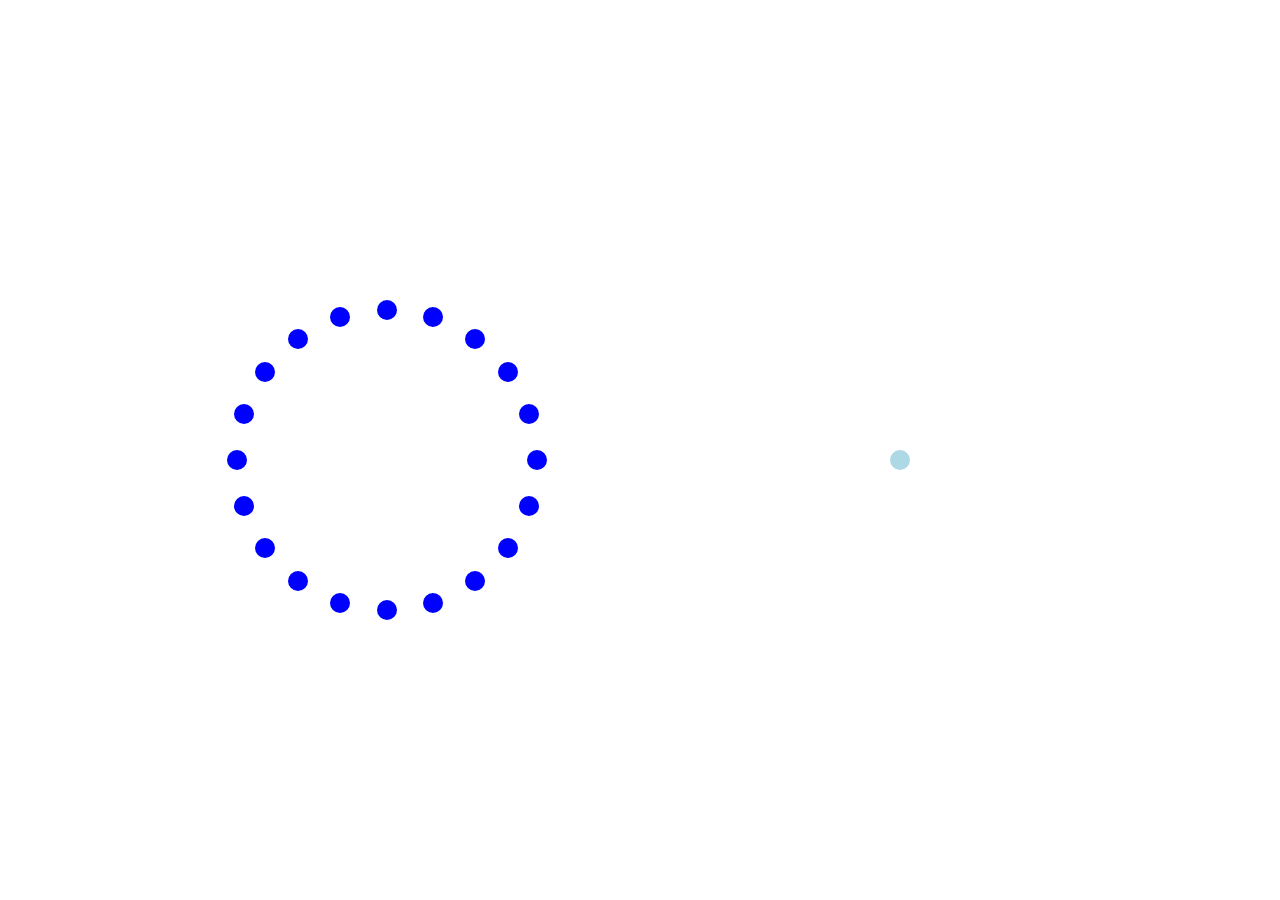
<file: exclusion/index.html>
<!DOCTYPE html>
<html lang="en">
<head>
  <meta charset="UTF-8">
  <meta name="viewport" content="width=device-width, initial-scale=1.0">
  <style>
    body {
      margin: 0;
      display: flex;
      justify-content: center;
      align-items: center;
      height: 100vh;
    }

    .blue-dot {
      position: absolute;
      background-color: blue;
      width: 20px; /* Adjust the size of each dot */
      height: 20px;
      border-radius: 50%;
    }

    .light-blue-dot {
      position: absolute;
      background-color: lightblue;
      width: 20px; /* Adjust the size of the dot */
      height: 20px;
      border-radius: 50%;
    }
  </style>
</head>
<body>

  <script>
    // Number of blue dots
    var numDots = 20;

    // Radius of the circular arrangement
    var radius = 150;

    // Shift amount to the left
    var shiftLeft = 50;

    for (var i = 0; i < numDots; i++) {
      // Calculate the angle for each dot
      var angle = (i / numDots) * (2 * Math.PI);

      // Calculate the position of each dot with a leftward shift
      var x = Math.cos(angle) * radius + window.innerWidth / 3 - shiftLeft;
      var y = Math.sin(angle) * radius + window.innerHeight / 2;

      // Create a new dot element
      var dot = document.createElement("div");
      dot.className = "blue-dot";
      dot.style.left = x + "px";
      dot.style.top = y + "px";

      // Append the dot to the body
      document.body.appendChild(dot);
    }

    // Create a light blue dot slightly outside of the circle with a leftward shift
    var lightBlueDot = document.createElement("div");
    lightBlueDot.className = "light-blue-dot";
    lightBlueDot.style.left = window.innerWidth / 2 + radius + 150 - shiftLeft + "px"; // Adjust the position
    lightBlueDot.style.top = window.innerHeight / 2 + "px";
    
    // Append the light blue dot to the body
    document.body.appendChild(lightBlueDot);
  </script>

</body>
</html>
</file>
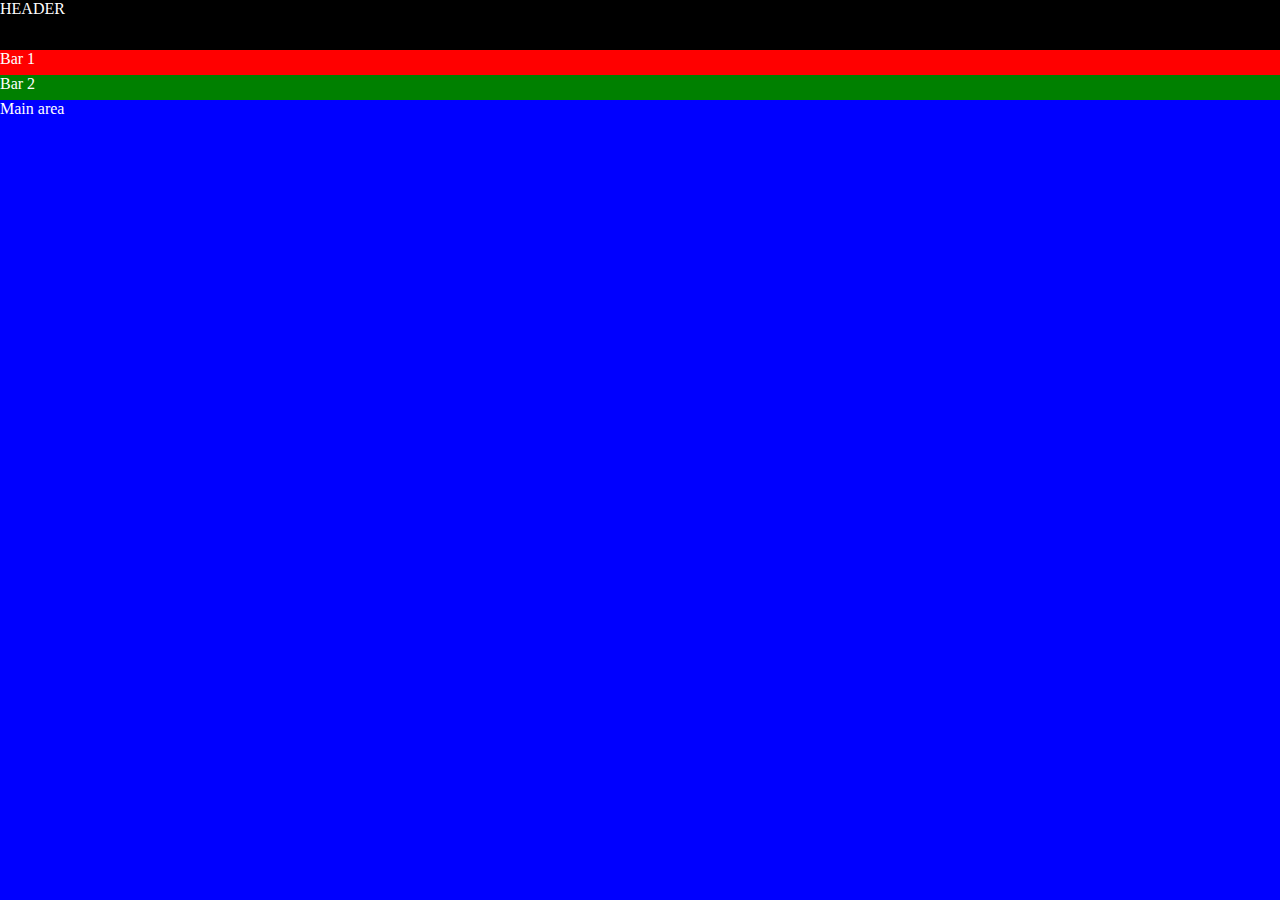
<file: photo-gallery/index.html>
<!DOCTYPE html>
<html lang="en">
<head>
    <meta charset="UTF-8">
    <meta name="viewport" content="width=device-width, initial-scale=1.0">
    <link rel="stylesheet" href="style.css">
    <title>Photo Gallery</title>
</head>
<body>
    <div id="fixed-header">
        <div id="header">Header</div>
        <div id="bar1">Bar 1</div>
        <div id="bar2">Bar 2</div>
    </div>
    <div id="content">
            Main area
    </div>



    <!-- <h1>Asian American Photo Archives</h1>
    <p>AAS(F2)</p>
    <a href="https://forms.gle/KxkbTAUr3kcxiKdv8" target="_blank">send in your photo to be added to the archive</a>

    <div class="card_img" src="//picsum.photos/id/573/400" alt=""Waterfall></div>
    <div class="card"></div>

    <div class = "container">
        <div class = "side">
          side<br>
          side<br>
          side
        </div>
        <div class ="content">
          content<br>
          content<br>
          content
        </div>
      </div> -->

</body>
</html>
</file>
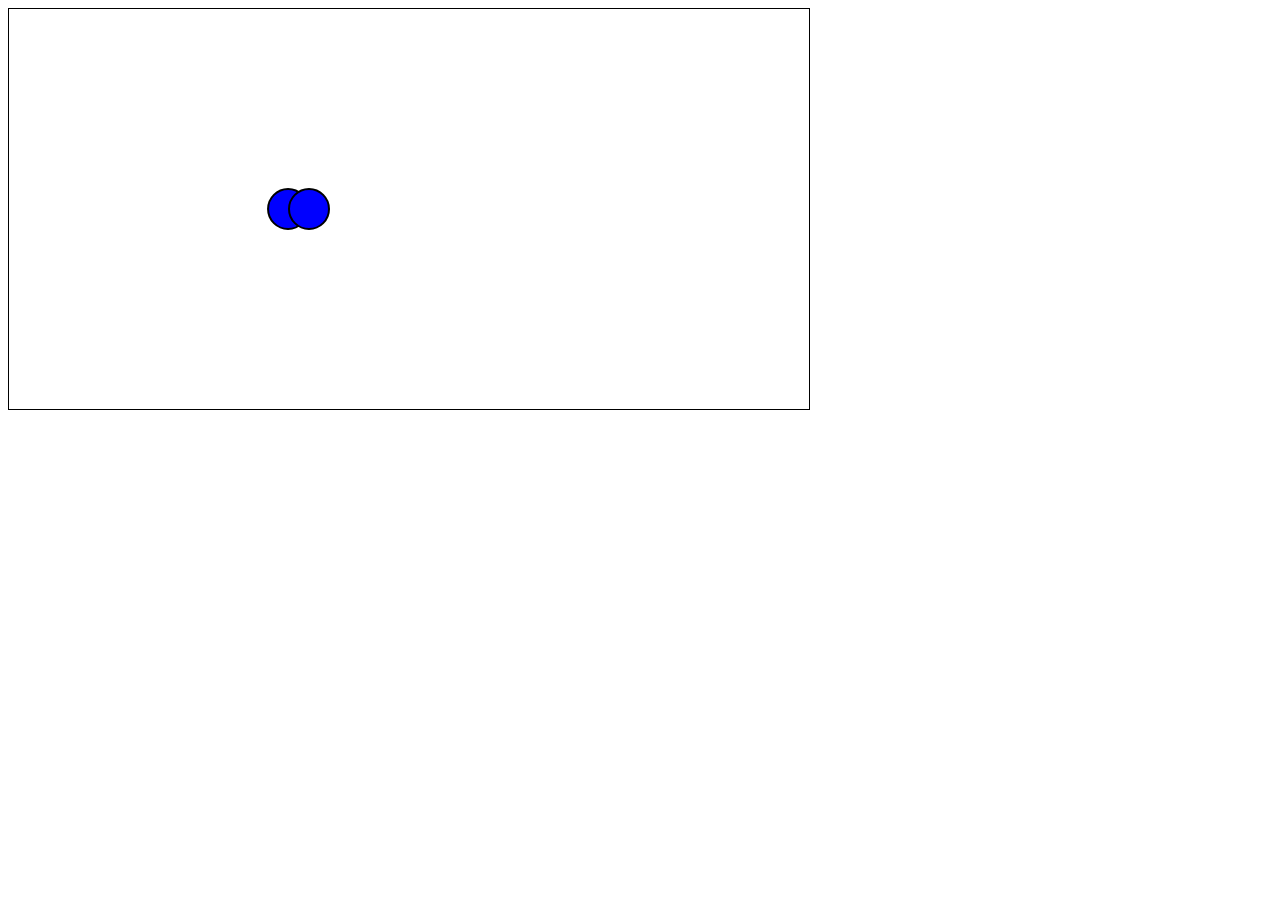
<file: spring/index.html>
<!DOCTYPE html>
<html lang="en">
<head>
  <meta charset="UTF-8">
  <meta name="viewport" content="width=device-width, initial-scale=1.0">
  <style>
    canvas {
      border: 1px solid #000;
    }
  </style>
  <title>Spring Animation</title>
</head>
<body>
  <canvas id="springCanvas" width="800" height="400"></canvas>

  <script>
    const canvas = document.getElementById('springCanvas');
    const ctx = canvas.getContext('2d');

    const dot1 = { x: 100, y: 200, radius: 20, color: 'blue' };
    const dot2 = { x: 300, y: 200, radius: 20, color: 'blue' };
    let isDragging = false;

    canvas.addEventListener('mousedown', (e) => {
      const mouseX = e.clientX - canvas.getBoundingClientRect().left;
      const mouseY = e.clientY - canvas.getBoundingClientRect().top;

      // Check if the mouse is over dot1
      const distance = Math.sqrt((mouseX - dot1.x) ** 2 + (mouseY - dot1.y) ** 2);
      if (distance <= dot1.radius) {
        isDragging = true;
      }
    });

    canvas.addEventListener('mousemove', (e) => {
      if (isDragging) {
        dot1.x = e.clientX - canvas.getBoundingClientRect().left;
        dot1.y = e.clientY - canvas.getBoundingClientRect().top;
        draw();
      }
    });

    canvas.addEventListener('mouseup', () => {
      isDragging = false;
    });

    function draw() {
      ctx.clearRect(0, 0, canvas.width, canvas.height);

      // Draw the spring
      ctx.beginPath();
      ctx.moveTo(dot1.x, dot1.y);
      ctx.lineTo(dot2.x, dot2.y);
      ctx.strokeStyle = 'black';
      ctx.lineWidth = 2;
      ctx.stroke();

      // Draw the dots
      drawDot(dot1);
      drawDot(dot2);
    }

    function drawDot(dot) {
      ctx.beginPath();
      ctx.arc(dot.x, dot.y, dot.radius, 0, 2 * Math.PI);
      ctx.fillStyle = dot.color;
      ctx.fill();
      ctx.strokeStyle = 'black';
      ctx.lineWidth = 2;
      ctx.stroke();
    }

    function update() {
      // Simple spring physics
      const springStrength = 0.05;
      const dx = dot2.x - dot1.x;
      const dy = dot2.y - dot1.y;

      dot1.x += dx * springStrength;
      dot1.y += dy * springStrength;

      draw();

      requestAnimationFrame(update);
    }

    // Initial draw and start animation loop
    draw();
    update();
  </script>
</body>
</html>
</file>
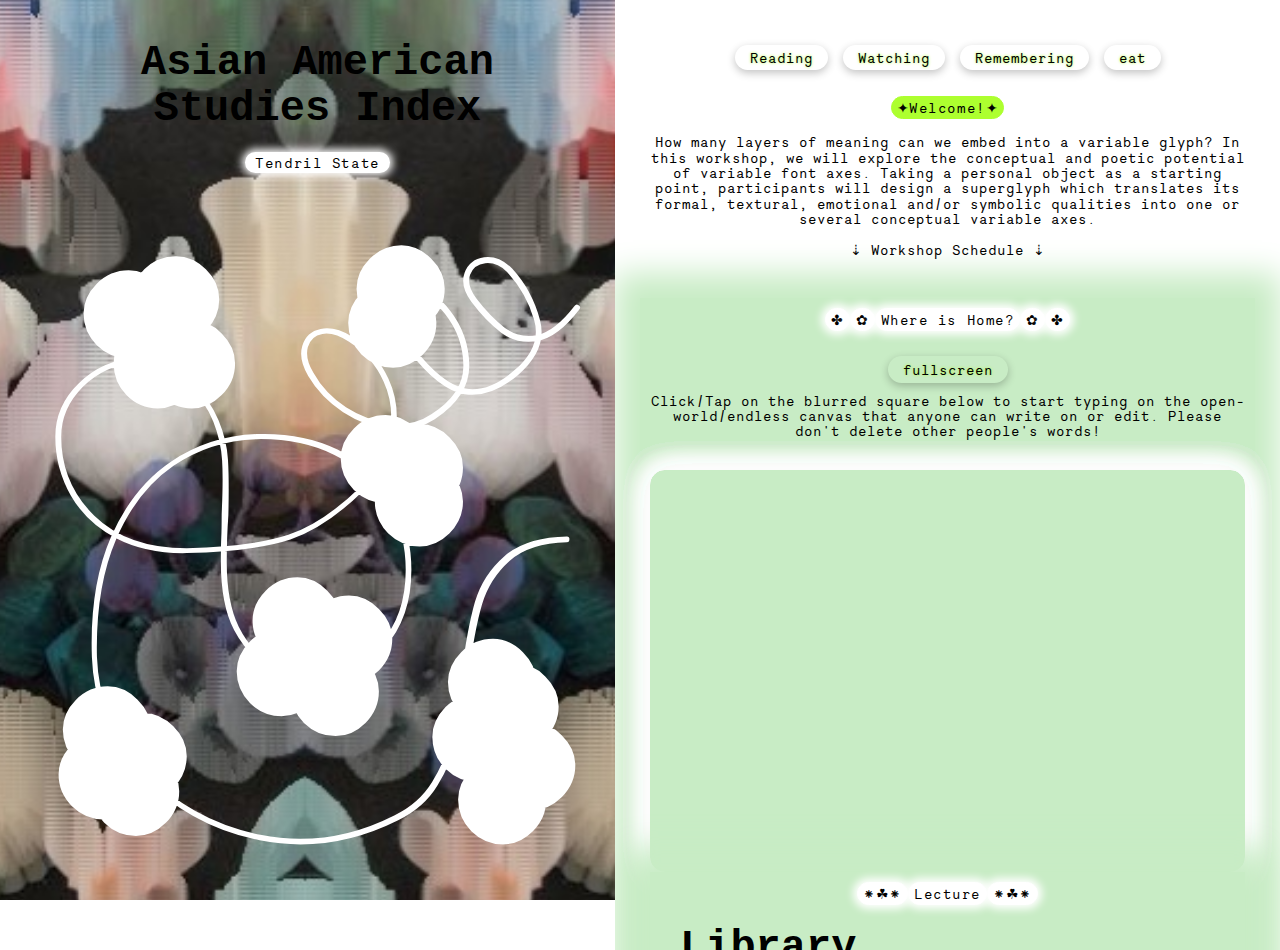
<file: superglyph-workshop/index.html>
<!DOCTYPE html>
<html >
<head>
    <meta charset="UTF-8"> 
    <link rel="stylesheet" href="style.css">
    <meta name="viewport" content="width=device-width, initial-scale=1">
    <link rel="icon" type="image/x-icon" href="images/favicon-removebg-preview (1).png">
    <title>AAS(F2)</title>

<body>


    <div class="big">
        <div class="left">

<!-- LEFT----------------------------------------------------------------->

                <div class="cover">
                <center>
                <div class="g"> 
                    <div class="logo">
                        <h1>Asian American Studies Index</h1>
                    </div>
                <button>Tendril State</button>

                    <div id="font" > <span class="glyph">I</span> </div>

                    <div class="range">
                        <button>Strength</button>
                        <input type ="range" min="100", max="900" value="100" id="weight-slider">
                        <button>Fragility</button>
                    </div>
                </div>
                </center>

                </div> 



            <!-- PARTICIPANTS --------------------------------------------------------->

            <div class="row zero">
                <div class="textbox">
                    <br>
                    <center><button>✦ Participants ✦</button></center>
                    <br>
                    <div class="column">
                    <a href="#Arina Sin">Arina Sin</a> <br>
                    <a href="#Benedikt Stranak">Benedikt Stranak</a> <br>
                    <a href="#christine claussen">christine claussen</a> <br>
                    <a href="#Daniel Rocha">Daniel Rocha</a> <br>
                    <a href="#Ekaterina Kirichuk">Ekaterina Kirichuk</a> <br>
                    <a href="#Emi Takahashi">Emi Takahashi</a> <br>
                    <a href="#karolina krupickova">karolina krupickova</a> <br>
                    <a href="#Kevin Ma">Kevin Ma</a> <br>
                    <a href="#Kimberly Chuang">Kimberly Chuang</a> <br>

                    </div>
                
                    <div class="column2">
                    <a href="#Liam Trumble">Liam Trumble</a> <br>
                    <a href="#Martin Sigler">Martin Sigler</a> <br>
                    <a href="#Melissa Frost">Melissa Frost</a> <br>
                    <a href="#Nina Blažková / Robin ">Nina Blažková / Robin </a><br>
                    <a href="#Omar Careaga">Omar Careaga</a> <br>
                    <a href="#Reed Jones">Reed Jones</a> <br>
                    <a href="#Ruth Ganzhorn">Ruth Ganzhorn</a> <br>
                    <a href="#weronika wrzesinska">weronika wrzesinska</a> <br>
                    <a href="#Xuejie Zhou ">Xuejie Zhou </a><br>
                    <br>

                </div>
                    
                    </ol>

                </div>
            </div> 

<!-- PARTICIPANT 1 ---------------------------------------------------------------------->

            <!-- Text ---------------->
            <div class="row one" id= "Arina Sin">
                <div class="textbox">
                    <div class="column">
                    ⇣ Arina Sin
                    <br>
                    <br>
                    </div>
                
                    <div class="column2">
                    <button>Smooth</button>----Lobulation----<button>Lobulated</button> <br>
                    <button>Localized</button>----Growth----<button>Spread Out</button>
                    </div> 
                </div>
            </div> 

            <!-- Image ------------->

            <div class="participant" >
                <div class="box">
                    <div class="img1"></div>
                    <div class="gif1"></div>  
                </div>
            </div>



<!-- PARTICIPANT 2 ----------------------------------------------------------------->

            <!-- Text ---------------->

            <div class="row two" id="Benedikt Stranak">
                <div class="textbox">
                    <div class="column">
                    ⇣ Benedikt Stranak
                    <br>
                    <br>
                    </div>
                
                    <div class="column2">
                    <button>Still</button>--------Current--------<button>Running</button>
                    </div> 
                </div>
            </div> 

            <!-- Image ------------->

            <div class="participant" >
                <div class="box">
                    <div class="img2"></div>
                    <div class="gif2"></div>  
                </div>
            </div>





<!-- PARTICIPANT 3 ----------------------------------------------------------------->

            <!-- Text ---------------->

            <div class="row three" id="christine claussen">
                <div class="textbox">
                    <div class="column">
                    ⇣ christine claussen
                    <br>
                    <br>
                    </div>
                
                    <div class="column2">
                    <button>Rigid</button>--------Spoonful--------<button>Soft</button>
                    </div> 
                </div>
            </div> 

            <!-- Image ------------->

            <div class="participant" >
                <div class="box">
                    <div class="img3"></div>
                    <div class="gif3"></div>  
                </div>
            </div>




<!-- PARTICIPANT 4 ----------------------------------------------------------------->

            <!-- Text ---------------->

            <div class="row four" id="Daniel Rocha">
                <div class="textbox">
                    <div class="column">
                    ⇣ Daniel Rocha
                    <br>
                    <br>
                    </div>
                
                    <div class="column2">
                    <button>Focused</button>-------Attention-------<button>Distracted</button>
                    </div> 
                </div>
            </div> 

            <!-- Image ------------->

            <div class="participant" >
                <div class="box">
                    <div class="img4"></div>
                    <div class="gif4"></div>  
                </div>
            </div>




<!-- PARTICIPANT 6 ----------------------------------------------------------------->

            <!-- Text ---------------->

            <div class="row six" id="Ekaterina Kirichuk">
                <div class="textbox">
                    <div class="column">
                    ⇣ Ekaterina Kirichuk
                    <br>
                    <br>
                    </div>
                
                    <div class="column2">
                    <button>Left Alone</button>---Amount of Care---<button>Taken Care Of</button>
                    </div> 
                </div>
            </div> 

            <!-- Image ------------->

            <div class="participant" >
                <div class="box">
                    <div class="img6"></div>
                    <div class="gif6"></div>  
                </div>
            </div>



<!-- PARTICIPANT 7 ----------------------------------------------------------------->

            <!-- Text ---------------->

            <div class="row seven" id="Emi Takahashi">
                <div class="textbox">
                    <div class="column">
                    ⇣ Emi Takahashi
                    <br>
                    <br>
                    </div>
                
                    <div class="column2">
                    <button>Strength</button>------Tendril State------<button>Fragility</button>
                    </div> 
                </div>
            </div> 

            <!-- Image ------------->

            <div class="participant" >
                <div class="box">
                    <div class="img7"></div>
                    <div class="gif7"></div>  
                </div>
            </div>


<!-- PARTICIPANT 8 ----------------------------------------------------------------->

            <!-- Text ---------------->

            <div class="row eight" id="karolina krupickova">
                <div class="textbox">
                    <div class="column">
                    ⇣ karolina krupickova
                    <br>
                    <br>
                    </div>
                
                    <div class="column2">
                     <button>On</button>-----------Presence-----------<button>Off</button>
                    </div> 
                </div>
            </div> 

            <!-- Image ------------->

            <div class="participant" >
                <div class="box">
                    <div class="img8"></div>
                    <div class="gif8"></div>  
                </div>
            </div>





<!-- PARTICIPANT 9 ----------------------------------------------------------------->

            <!-- Text ---------------->

            <div class="row nine" id="Kevin Ma">
                <div class="textbox">
                    <div class="column">
                    ⇣ Kevin Ma
                    <br>
                    <br>
                    </div>
                
                    <div class="column2">
                   <button>Closed</button>-----------Fan-----------<button>Open</button>
                    </div> 
                </div>
            </div> 

            <!-- Image ------------->

            <div class="participant" >
                <div class="box">
                    <div class="img9"></div>
                    <div class="gif9"></div>  
                </div>
            </div>





<!-- PARTICIPANT 10 ----------------------------------------------------------------->

            <!-- Text ---------------->

            <div class="row ten" id="Kimberly Chuang">
                <div class="textbox">
                    <div class="column">
                    ⇣ Kimberly Chuang
                    <br>
                    <br>
                    </div>
                
                    <div class="column2">
                    <button>Canned</button>-------Weight-------<button>Uncanned</button>
                    </div> 
                </div>
            </div> 

            <!-- Image ------------->

            <div class="participant" >
                <div class="box">
                    <div class="img10"></div>
                    <div class="gif10"></div>  
                </div>
            </div>



<!-- PARTICIPANT 11 ----------------------------------------------------------------->

            <!-- Text ---------------->

            <div class="row eleven" id="Liam Trumble">
                <div class="textbox">
                    <div class="column">
                    ⇣ Liam Trumble
                    <br>
                    <br>
                    </div>
                
                    <div class="column2">
                    <button>Open</button>-------Ring Enclosure-------<button>Closed</button>
                    </div> 
                </div>
            </div> 

            <!-- Image ------------->

            <div class="participant" >
                <div class="box">
                    <div class="img11"></div>
                    <div class="gif11"></div>  
                </div>
            </div>



<!-- PARTICIPANT 12 ----------------------------------------------------------------->

            <!-- Text ---------------->

            <div class="row twelve" id="Martin Sigler">
                <div class="textbox">
                    <div class="column">
                    ⇣ Martin Sigler 
                    <br>
                    <br>
                    </div>
                
                    <div class="column2">
                    <button>Organic</button>-----State of Matter------<button>Artifical</button>
                    </div> 
                </div>
            </div> 

            <!-- Image ------------->

            <div class="participant" >
                <div class="box">
                    <div class="img12"></div>
                    <div class="gif12"></div>  
                </div>
            </div>



<!-- PARTICIPANT 13 ----------------------------------------------------------------->

            <!-- Text ---------------->

            <div class="row thirteen" id="Melissa Frost">
                <div class="textbox">
                    <div class="column">
                    ⇣ Melissa Frost
                    <br>
                    <br>
                    </div>
                
                    <div class="column2">
                    <button>Paperspace</button>
                    </div> 
                </div>
            </div> 

            <!-- Image ------------->

            <div class="participant" >
                <div class="box">
                    <div class="img13"></div>
                    <div class="gif13"></div>  
                </div>
            </div>



<!-- PARTICIPANT 13.5 ----------------------------------------------------------------->

            <!-- Text ---------------->

            <div class="row tt">
                <div class="textbox" id="Nina Blažková / Robin">
                    <div class="column">
                    ⇣ Nina Blažková / Robin
                    <br>
                    <br>
                    </div>
                
                    <div class="column2">
                    <button>Tall</button>---------Shoe Height---------<button>Short</button><br>
                    <button>Chunky</button>-------Shoe Weight-------<button>Dainty</button>
                    </div> 
                </div>
            </div> 

            <!-- Image ------------->

            <div class="participant" >
                <div class="box">
                    <div class="img13d"></div>
                    <div class="gif13d"></div>  
                </div>
            </div>



<!-- PARTICIPANT 14 ----------------------------------------------------------------->

            <!-- Text ---------------->

            <div class="row fourteen" id="Omar Careaga">
                <div class="textbox">
                    <div class="column">
                    ⇣ Omar Careaga
                    <br>
                    <br>
                    </div>
                
                    <div class="column2">
                    <button>Nature</button>---------Landscape---------<button>Urban</button>
                    </div> 
                </div>
            </div> 

            <!-- Image ------------->

            <div class="participant" >
                <div class="box">
                    <div class="img14"></div>
                    <div class="gif14"></div>  
                </div>
            </div>



<!-- PARTICIPANT 15 ----------------------------------------------------------------->

            <!-- Text ---------------->

            <div class="row seven" id="Reed Jones">
                <div class="textbox">
                    <div class="column">
                    ⇣ Reed Jones
                    <br>
                    <br>
                    </div>
                
                    <div class="column2">
                    <button>Foggy</button>---------Understanding---------<button>Clear</button>
                    </div> 
                </div>
            </div> 

            <!-- Image ------------->

            <div class="participant" >
                <div class="box">
                    <div class="img15"></div>
                    <div class="gif15"></div>  
                </div>
            </div>



<!-- PARTICIPANT 16 ----------------------------------------------------------------->

            <!-- Text ---------------->

            <div class="row seven" id="Ruth Ganzhorn">
                <div class="textbox">
                    <div class="column">
                    ⇣ Ruth Ganzhorn
                    <br>
                    <br>
                    </div>
                
                    <div class="column2">
                    <button>Open</button>---------Energy---------<button>Reserved</button>
                    </div> 
                </div>
            </div> 

            <!-- Image ------------->

            <div class="participant" >
                <div class="box">
                    <div class="img16"></div>
                    <div class="gif16"></div>  
                </div>
            </div>


<!-- PARTICIPANT 17 ----------------------------------------------------------------->

            <!-- Text ---------------->

            <div class="row seven" id="weronika wrzesinska">
                <div class="textbox">
                    <div class="column">
                    ⇣ weronika wrzesinska
                    <br>
                    <br>
                    </div>
                
                    <div class="column2">
                    <button>Tension</button>---------Body Work---------<button>Release</button>
                    </div> 
                </div>
            </div> 

            <!-- Image ------------->

            <div class="participant" >
                <div class="box">
                    <div class="img17"></div>
                    <div class="gif17"></div>  
                </div>
            </div>




<!-- PARTICIPANT 18 ----------------------------------------------------------------->

            <!-- Text ---------------->

            <div class="row seven" id="Xuejie Zhou">
                <div class="textbox">
                    <div class="column">
                    ⇣ Xuejie Zhou
                    <br>
                    <br>
                    </div>
                
                    <div class="column2">
                    <button>Empty</button>--------Balloon Volume--------<button>Full of Air</button>
                    </div> 
                </div>
            </div> 

            <!-- Image ------------->

            <div class="participant" >
                <div class="box">
                    <div class="img18"></div>
                    <div class="gif18"></div>  
                </div>
            </div>



</div>

<!-- RIGHT 
----------------------------------------------------------------------------
----------------------------------------------------------------------------
----------------------------------------------------------------------------
----------------------------------------------------------------------------
----------------------------------------------------------------------------
----------------------------------------------------------------------------
----------------------------------------------------------------------------
----------------------------------------------------------------------------
--------------------------------------------------------------------------->
        <div class="right">
            
            

            <div class="flex-container">
                
                <div class="flex-items">
                    <a href="#library">Reading</a>
                </div>
                <div class="flex-items">
                    <a href="#contact">Watching</a>
                </div>
                <div class="flex-items">
                    <a href="#about">Remembering</a>
                </div>
                <div class="flex-items">
                    <a href="#">eat</a>
                </div>
             </div>

             <button onclick="topFunction()" id="myBtn" title="Go to top">Top</button>
            
            <!-- DESCRIPTION -------------------------------------------------->
            <div class="area">
                
                <button onclick="topFunction()" id="myBtn" title="Go to top">Top</button>

                <p id="header"><br>
                <center><button>✦Welcome!✦</button></center>
                </p>
                <br>
                <p>
                <center>
                How many layers of meaning can we embed into a variable glyph? In this workshop, we will explore the conceptual and poetic potential of variable font axes. Taking a personal object as a starting point, participants will design a superglyph which translates its formal, textural, emotional and/or symbolic qualities into one or several conceptual variable axes.
                <br><br>
                ⇣ Workshop Schedule ⇣
                <br><br>
            </center>     
                </p>
            </div>
            <br>

            <!-- INTRODUCTION ----------------------------------------------------->
            <div class="solid">
                <center>
                    <button>✤</button><button>✿</button><button>Where is Home?</button><button>✿</button><button>✤</button>
                    <br><br><br>
                    <a href="https://www.yourworldoftext.com/~akim70/" target="_blank">fullscreen</a><br><br>
                    <p>Click/Tap on the blurred square below to start typing on the open-world/endless canvas that anyone can write on or edit. Please don't delete other people's words!</p><br>
                </center>
                <br>
                <div class="external-website">
                    <iframe src="https://www.yourworldoftext.com/~akim70/" frameborder="0"></iframe>
                </div>

            <!-- LECTURE ---------------------------------------------------------->
            <div class="solid">
                <center>
                    <button>⁕☘⁕</button><button>Lecture</button><button>⁕☘⁕</button>
                </center>


                <div id="library">
                    <h1>Library</h1>
                   </div>
                    <br>
                    Recommend a reading!
                    <br>
                    <br>

                    <div class="library-container">
                        <div class="shelf1"> 
                            <div class="book1">
                                
                            </div>

                        </div>
                    </div>



                    


        <!-- BREAK ------------------------------------------------------------------------>

        <div class="break">
        <br>
        <center> ~~~ 5 min break ~~~ </center>
        <br>
        </div>


         <!-- WORKSHOP ------------------------------------------------------------->

            <div class="line">
                <center>
                    <br>
                    <button>⁕ Workshop ⁕</button>
                </center>
                <p>
                <br>
                <u>Variable Fonts Resources </u>
                <ul>
                    <li><a href="https://glyphsapp.com/learn/creating-a-variable-font" target="blank">Creating a variable font</a> (Glyphs App)</li>
                    <li><a href="https://glyphsapp.com/learn/multiple-masters-part-1-setting-up-masters" target="blank">Setting up masters</a> (Glyphs App)</li>
                    <li><a href="https://fontgauntlet.com/" target="blank">DINAMO Font Gauntlet</a>: A tool for proofing, generating, and animating variable fonts.</li>
                </ul>
                    <br>
                    <br>
                    <u>Site navigation:</u>
                    <br>
                        <li>Desktop: Hover over each section to unblur individual exercises. To view all exercises unblurred, move your cursor to the left side.
                        </li>

                        <li> Mobile (Chrome only): Tap each section to unblur individual exercises. To view all exercises together, tap on the left side.
                        </li>
                    <br>
                    <br>

                </p>
            </div>


        <!-- EXERCISE 1: OBJECT ----------------------------------------------------->

        <div class="dot">
                <span class="time">(10 min)</span> <br>
                <span class="ex1">Exercise 01: Object</span> 
                <br>
                <br>

                <i>Choose an object as a source of inspiration for your glyph and variable axis.</i> 
                </p>
                <br>
                
                <ol>
                    <li>It can be personal or impersonal. Does it exist in your space?</li>
                    <li>It can be inanimate or animate.</li>
                    <li> Consider the physical, functional, sentimental, social or cultural properties that an object might hold. </li>
                    <li>Consider looking around you, through the photo gallery on your phone, <a href="https://commons.wikimedia.org/wiki/Main_Page" target="blank">Wikipedia Commons</a> or Modem Studio's <a href="http://img.modem.studio/" target="blank">image collection</a> if you're not sure where to start.</li></ol>
                <br>
                <p>
                <span class="outcome">Outcome</span>: Decide on an object and document it. The documented image can either be found or self-authored.
                </p>
                <br>
         </div>


        <!-- EXERCISE 2: AXIS ------------------------------------------------------>

        <div class="dot">
                <span class="time">(15 min)</span> <br>
                <span class="ex2">Exercise 02: Variable Axis</span>
                <br>
                <br>
                <p>
                    <i>Decide on at least one conceptual variable axis inspired by your chosen object.</i> 
                </p>
                <br>
                <ol>
                    <li>What would you like to suggest/reveal/communicate about your object?</li>
                    <li>What aspect of your object is informing your variable axis? (e.g.: form, action, condition, texture, emotion, function, quality, quantity, time, etc.)</li>
                    <li>Consider how the name of your variable axis relates to the two styles on the axis. Examples:</li>
                    <ul>
                        <li>Axis: Weight ⇢ Styles: Light & Bold</li>
                        <li>Axis: Temperature ⇢ Styles: Hot & Cold</li>
                        <li>Axis: Glass ⇢ Styles: Empty & Full</li>
                    </ul>
                </ol>
                <br>
                <p>
                <span class="outcome">Outcome</span>: Determine the following:
                    <ol>
                        <li>Name of the variable axis</li>
                        <li>Name of the styles on variable axis</li>
                    </ol>
                    <br>
                    Submit and share your object image and variable axis names using <u><a href="https://airtable.com/shr6uA52PX9wPb8d2" target="blank">this form</a></u>.
                </p>
                <br>
        </div>


        <!-- EXERCISE 3: GLYPH -------------------------------------------------------->

        <div class="dot">
                <span class="time">(10 min)</span> <br>
                <span class="ex3">Exercise 03: Glyph</span>
                <br>
                <br>

                <p>
                    <i>Determine the shape of your glyph. Start sketching it in your medium of preference.</i> 
                </p>
                <br>
                <ol>

                    <li>How does it relate to your object?</li>
                    <li>Is it an existing glyph or letterform?</li>
                    <li>Are you creating a new glyph?</li>
                    <li>Is it a symbol or a metaphor?</li>
                    <li>Consider what possibilities it will offer, relative to your variable axis.</li>
                </ol>

                <br>
                <p>
                <span class="outcome">Outcome</span>: Sketches of your glyph(s).
                </p>
                <br>
        </div>


        <!-- EXERCISE 4: VARIABLE GLYPH -------------------------------------------------->

        <div class="dot">
                <span class="time">(30 min)</span> <br>
                <span class="ex4">Exercise 04: Variable Glyph</span>
                <br>
                <br>

                <p>
                    <i>Create your variable glyph, applying the conceptual axis onto the glyph you established in Exercises 02 & 03.</i> 
                </p>
                <br>
                <ol>
                    <li>How does each axis extreme or style manifest visually?</li>
                    <li>Consider how motion will affect your glyph when transitioning from one state to another. Is it subtle, contrasted, intense, revealing etc.?</li>
                    <li>As a reminder, make sure that your font masters are compatible:</li>
                    <ul>
                        <li>Same amount of paths, nodes and handles, anchors</li>
                        <li>All paths, nodes and handles must be in the same order</li>

                    </ul>
                    <li>Testing your variable glyph with <a href="https://fontgauntlet.com/" target="blank">DINAMO Font Gauntlet</a></li></ol>

                <br>
                <p>
                <span class="outcome">Outcome</span>: Variable glyph drawn in Glyphs App.
                <br>
                <br>
                Submit animated or static documentation of your variable glyph using <u><a href="https://airtable.com/shr3anmZ7ApiR5IPV" target="blank">this form</a></u>. (Note: It will be published online in a square space.) Resource: <a href="https://ezgif.com/video-to-gif" target="blank">Video to GIF</a>.
                </p>
                <br>
        </div>
                    

        <!-- BREAK ------------------------------------------------------------------------>

        <div class="break">
        <br>
        <center> ~~~~ 10 min break ~~~ </center>
        <br>
        </div>

        
        <!-- FINAL: SHORT PRESENTATIONS --------------------------------------------------->

        <div class="line">
                <span class="time">(20 min)</span> <br>
                <span class="final">Final: Short Presentations</span>
                <br>
                <br>

                <p>
                    <i>Share your variable axis and glyph with us!</i> 
                </p>
                <br>
                <ol>
                    <li>Participants give a 1 to 2-minute presentation of their object, variable axis, and final variable glyph.</li>
                    <li>Please feel free to present your work how ever way you like. (Ex: using <a href="https://fontgauntlet.com/" target="blank">DINAMO Font Gauntlet</a> to animate your glyph)</li>
                    <li>Work in progress, process work, unfinished work is also highly encouraged!</li></ol>
                <br>
        </div>



        <!-- DOCUMENTATION ---------------------------------------------------------------------->

        <div class="line">

                <span class="final">Post-Workshop</span>
                <br>
                <br>
                <p>
                    <i>Share your glyph here :~)</i>
                <br>
                <br>
                    Work created during the workshop will be shared on the left side of this mini-site. If you haven’t had time during this workshop, please upload any of the outstanding following items through the forms below:
                </p>
                <br>
                <ol>
                    <li>Image of your object, names of your variable axis and/or name of your styles on variable axis <a href="https://airtable.com/shrw0DC5oDTIp8oxQ" target="blank">(form)</a></li>
                    <li>Glyph documentation: Looping screen recording, image or GIF of your final variable glyph.  <a href="https://airtable.com/shr3anmZ7ApiR5IPV" target="blank">(form)</a></li>
                </ol>
                <br>
        </div>

        <!-- FOOTER ---------------------------------------------------------------------->

        <div class="line">
            <center> <button>Thank You & Colophon</button> </center>
            <p>
            <br>
            <i>Thank you </i> <a href="https://johannahammer.com/" target="blank">Johanna Hammer</a> & <a href="https://www.instagram.com/itskarolinakrupickova/" target="blank">karolina krupickova</a> from <a href="http://studiobasic.london/" target="blank">Studio Basic</a> for generously inviting me to be a part of <a href="https://collisionswork.shop/" target="blank">Collisions</a>, Michelle Kuan & Marthe Métayer for your support.<span class="icon">♥</span>
            <br><br>
            Typeface: Necto Mono by Marco Condello, courtesy of <a href="http://collletttivo.it/" target="blank">Collletttivo</a>.
            <br>
            <br>

            Emi Takahashi ~ 
            info@emitakahashi.ca <span class="icon">✾</span> <a href="http://emitakahashi.ca/" target="blank">website</a> <span class="icon">❁</span> <a href="https://www.instagram.com/emi.taka.hashi/" target="blank">ig</a> <span class="icon">❃</span> <a href="https://www.are.na/emi-takahashi" target="blank">are.na</a>
            </p>
            <script src="script.js"></script>
        </div>
    </body>
</html>
</file>
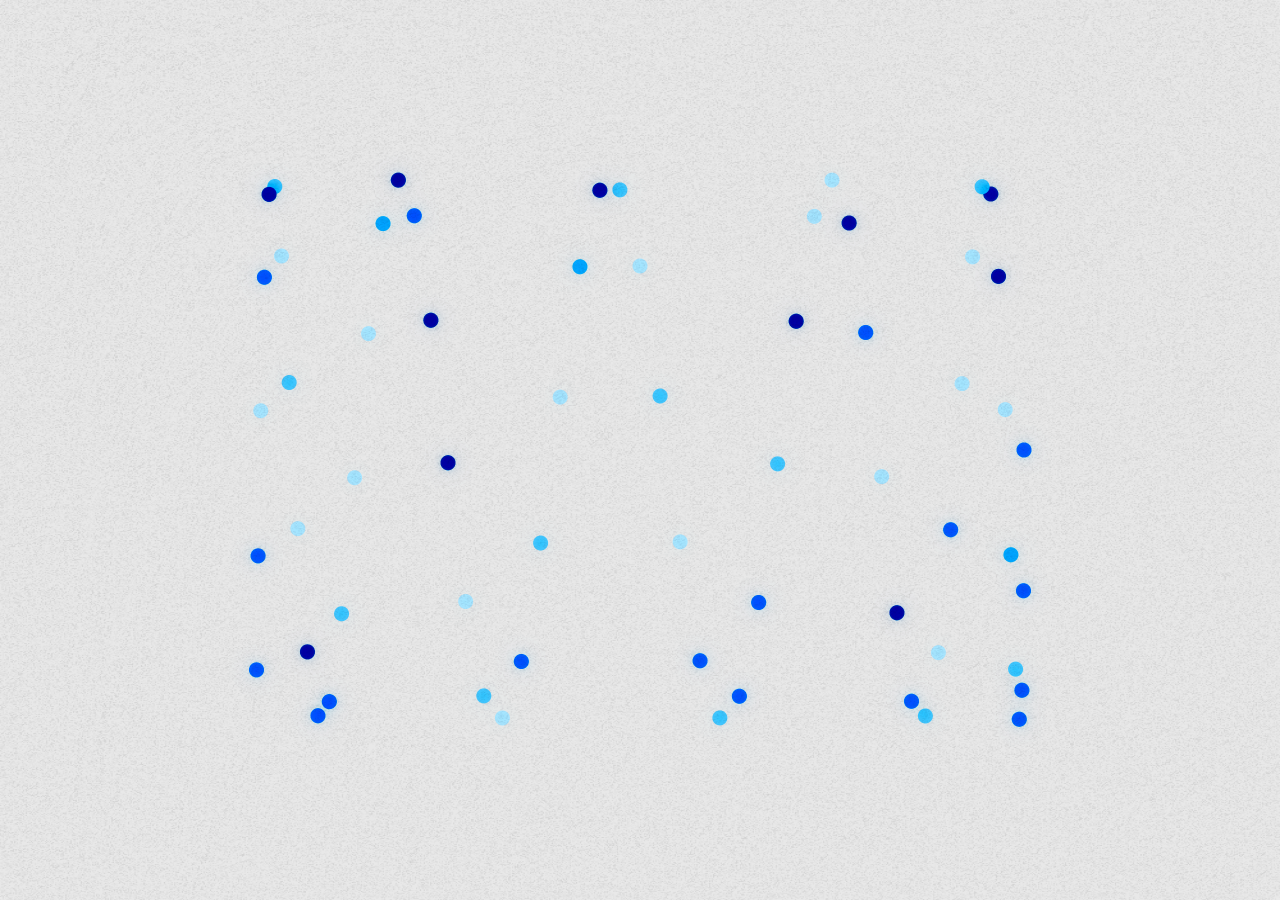
<file: 3/slide3/index.html>
<!DOCTYPE html>
<html lang="">

<head>
  <meta charset="utf-8">
  <meta name="viewport" content="width=device-width, initial-scale=1.0">
  <title>p5.js example</title>
 <link rel="stylesheet" href="style.css">
  <script src="../p5.min.js"></script>
  <!-- <script src="../addons/p5.sound.js"></script> -->
  <style>
    body {
    padding: 0;
    margin: 0;
    background-color: #ffffff;
    overflow: hidden;
  }
  
  </style>
  <script src="sketch.js"></script>



  <script>
    // let colors = "fff-fff-f13".split("-").map(a=>"#"+a)
let colors = ["#0077cc", "#33aaff", "#66ccff", "#99ddff", "#cceeff"];

// let colors = ["#0099ff", "#33ccff", "#66d9ff", "#00cc66", "#00ff99"];
let overAllTexture



function windowResized() {
	// Resize the overAllTexture canvas when the window is resized
	resizeCanvas(windowWidth, windowHeight);

    let center = createVector(width / 2, height / 2);
    for (let i = 0; i < radiations.length; i++) {
        radiations[i].p = createVector(
          center.x + width * 0.3 * cos(i / radiations.length * 2 * PI * 0.5),
          center.y + height * 0.3 * sin(i / radiations.length * 2 * PI * 5.23875)
        );
      }
    
  
  }


class Wave{
	constructor(args){
		let def ={
			p: createVector(10,0),
			rSpeed: random(1)*random(1),
			color: color(0),
			r: 5,
			live: int(random(150,150)),
			alive: true,
			polygonCount: int(random(1,20)),
			randomId: int(random(50)),
            dash: random(0)<10,

			
			
		}
		Object.assign(def,args)
		Object.assign(this,def)
		this.originalLive = this.live
	}
	draw(){
		let liveRatio = this.live/this.originalLive
		push()
			let clr = color(this.color)
			clr.setAlpha(liveRatio*255)

			stroke(clr)
			strokeWeight(2*liveRatio )
		
			noFill()
			translate(this.p)
			push()
				if (this.dash){
					drawingContext.setLineDash([10, 10]);
				}
			pop()
		beginShape()
			for(let i=-1;i<10;i++){
				let rr = map(noise(i,frameCount/50,this.randomId),1,0,1,0)*this.r
				let ang = i+ random()*0
				let xx = rr*cos(ang),yy = rr*sin(ang)
				if (random()<10){
						point(xx,yy)
				}
				if (i%this.polygonCount==0){
					vertex(xx,yy)
				}
			}
		strokeWeight(2*liveRatio)
		endShape()
		
		pop()
	}
	update(){
		this.r+=this.rSpeed
		this.live--
		if (this.live < 0){
			this.alive=false
		}
		
	}
}
class Radiation{
	constructor(args){
        let def = {
            p: createVector(0, 0),
            color: random(colors),
            randomId: int(random(10000)),
			freq: int(random(300,1000)),
            lastWaveEmitTs: 0,
        
          };
          Object.assign(def, args);
          Object.assign(this, def);
        }


        draw() {
            push();
            noStroke();
            translate(this.p);
            if (frameCount - this.lastWaveEmitTs < 1) {
              scale(2);
            }
            fill(this.color);
            ellipse(0, 0, 15, 15);
        
            pop()
        }
        update(){
            if ( (this.randomId+frameCount) % this.freq ==0){
                this.emitWave()
            }
        }
        
	emitWave(parent=this){
		waves.push(new Wave({
			p: this.p.copy(),
			color: this.color,
			parent
		}))
	}
}
          
     
        
          
let radiations = []
let waves =[]
let canvas
function setup() {
	pixelDensity(2)
	canvas = createCanvas(1000, 1000);
	background(100);
	let total = 60
	let ii = 0
	while(ii<total){
		let newP = createVector(random(width),random(height))
		let flag = true
		for(let k=0;k<radiations.length;k++){
			if (radiations[k].p.dist(newP)<50){
				flag=false
				break;
			}
		}
		if (flag){
			radiations.push(new Radiation({
				p: createVector(width/2+width*0.3*cos(ii/total*2*PI*0.5),
												height/2+height*0.3*sin(ii/total*2*PI*5.23875))
				// p: newP,
			}))
			ii++
		}
	}
	fill(0)
	rect(0,0,width,height)
	
	overAllTexture=createGraphics(width,height)
	overAllTexture.loadPixels()
	for(var i=0;i<width+50;i++){
		for(var o=0;o<height+50;o++){
			overAllTexture.set(i,o,color(200,noise(i/10,i*o/300)*random([0,0,20	,50])))
		}
	}
	
    overAllTexture.updatePixels();
    windowResized();
  }

function draw() {
	noStroke()
	fill(240)
	rect(0,0,width,height)
	waves.forEach(wave=>{
		wave.update()
		wave.draw()
	})
	waves = waves.filter(w=>w.alive)
	radiations.forEach(radiation=>{
		radiation.update()
		radiation.draw()
	})
	
	waves.forEach(wave=>{
		radiations.forEach(radiation=>{
			if (frameCount-radiation.lastWaveEmitTs>5 &&
					wave.parent!==radiation &&  
					abs(wave.p.dist(radiation.p)-wave.r)<2 && wave.color == radiation.color ){
					radiation.emitWave()
				radiation.lastWaveEmitTs = frameCount
				radiation.lastWaveParent = wave.parent
			}
		})
	})
	
	push()
	radiations.forEach(radiation=>{
		let clr = color(radiation.color)
		clr.setAlpha(150)
		radiations.forEach(radiation2=>{
			drawingContext.setLineDash([5, 15]);
			drawingContext.lineDashOffset = frameCount/1;
			stroke(clr)
			if ( radiation === radiation2.lastWaveParent ||
					radiation2 === radiation.lastWaveParent){
				line(radiation.p.x,radiation.p.y,radiation2.p.x,radiation2.p.y)
			}
		})
	})
	pop()
	
	
	
	push()
		blendMode(MULTIPLY)
		image(overAllTexture,0,0,width,height)
	pop()
	
	// push()
	// 	textSize(50)
	// 	fill(255)
	// 	text(waves.length,30,height-30)
	// pop()
	
	push()
	drawingContext.filter = "blur(10px)"
	blendMode(BURN)
	image(canvas, 0, 0)
	drawingContext.filter = "blur(20px)"
	image(canvas, 0, 0)
	
	pop()
	
	push()
		blendMode(OVERLAY)
		fill(28*3, 28*3, 28*3)
		rect(0,0,width,height)
	pop()
	
	
	
// 	push()
// 	drawingContext.filter = "invert(0.95)" 
// 	image(canvas, 0, 0) 
	
// 	pop()
	
	push()
		blendMode(MULTIPLY)
		image(overAllTexture,0,0,width,height)

	pop()
	
	
	


}

function keyPressed(){
	if (key==' '){
		if (isLooping()){
			noLoop()
		}else{
			loop()
		}
	}
	if (key=="s"){
		save()
	}
}
  </script>
</head>

<body>
  <main>
  </main>
</body>

</html>
</file>
<file: photo-gallery/style.css>
/* * {
    margin: 0;
    padding: 0;
    box-sizing: border-box;
}

::selection {
    background: #000000;
    color: #ffffff;
  }
  

  body {
    display: flex;
    justify-content: center;
    align-items: center;
  }
  
  p {
    font-size: 40px;
    font-weight: 1000;
    text-transform: uppercase;
    animation: animate 2s ease-in-out infinite;
    filter: blur(1px);
  }
  
  @keyframes animate {
    0% {
        transform: translateY(0);
    }
    

    60% {
      transform: translateY(8px);
      filter: blur(3px);
    }
} */

/* .container{
    display: flex;
    
  }
  
  .side{
    flex: 2;
    height: 100vh;
    color: white;
    background-color: black;
    overflow: scroll;
    line-height: 300px;
  }
  
  .content{
    flex: 10;
    height: 100vh;
    background-color: pink;
    overflow: scroll;
    line-height: 300px;
  } */


  * {
    margin: 0;
    padding: 0;
    border: 0;
    color: white;
}

body {
    background-color: blue;
}

#fixed-header {
    position: fixed;
    top: 0;
    width: 100%;
}

#header {
    background-color: black;
    text-transform: uppercase;
    height: 50px;
}

#bar1 {
    height: 25px;
    background-color: red;
}
#bar2 {
    height: 25px;
    background-color: green;
}

#content {
    padding-top: 100px; /* header + bar1 + bar2 */
}
</file>
<file: superglyph-workshop/style.css>
@font-face {
    font-family: "Necto";
    src: url("fonts/NectoMono-Regular.otf");
}


@font-face {
  font-family: 'Squish';
  font-style: normal;
  font-weight: 100 900;
  src: url("fonts/SquishVF.woff2") format("woff2-variations");
  }

  @font-face {
  font-family: 'AM';
    src: url("fonts/AmbiantVariable-LightSans.ttf");
}


* {
  margin: 0;
  padding: 0;
}
h1 {
padding: 20px;
font-size: 3rem;
font-family: monospace;
}


#myBtn {
  display: none; /* Hidden by default */
  position: fixed; /* Fixed/sticky position */
  bottom: 20px; /* Place the button at the bottom of the page */
  right: 30px; /* Place the button 30px from the right */
  z-index: 200; /* Make sure it does not overlap */
  border: none; /* Remove borders */
  outline: none; /* Remove outline */
  background-color: red; /* Set a background color */
  color: white; /* Text color */
  cursor: pointer; /* Add a mouse pointer on hover */
  padding: 15px; /* Some padding */
  border-radius: 10px; /* Rounded corners */
  font-size: 18px; /* Increase font size */
}

#myBtn:hover {
  background-color: #555; /* Add a dark-grey background on hover */
}




html,
body, 
p {
  width: 100%;
  font-family: Necto, serif;
  font-size: 14px;
  font-style: normal;
  line-height: 1.1;
}

.external-website {
  box-shadow: 0 0 30px #fcfdfd, 0 0 30px #fcfdfd, 0 0 30px #fcfdfd, 0 0 30px #fcfdfd, 0 0 30px #fcfdfd, 0 0 30px #fcfdfd, 0 0 30px #fcfdfd;
  width: 100%;
  min-height: 400px;
  border-radius: 15px;
}
.external-website iframe {
  border: 0;
  min-height: 400px;
  width: 100%;
  filter: blur(10px);
  border-radius: 15px;
  

}
.external-website iframe:hover {
  filter: none;
}

.flex-container {
  border-radius: 10px;
  font-size: 100%;
  margin-top: 20px;
  display: flex;
  flex-direction: row;
  flex-wrap: wrap;
  justify-content: center;
  align-self: center;
  align-items: center;
  gap: 15px;
  position: relative;
  z-index: 100;

}

.flex-items:nth-child(1) {
  display: flex;
  flex-grow: 0;
  flex-shrink: 1;
  flex-basis: auto;
  align-self: auto;
  order: 0;
}

.flex-items:nth-child(2) {
  display: flex;
  flex-grow: 0;
  flex-shrink: 1;
  flex-basis: auto;
  align-self: auto;
  order: 0;
}

.flex-items:nth-child(3) {
  display: flex;
  flex-grow: 0;
  flex-shrink: 1;
  flex-basis: auto;
  align-self: auto;
  order: 0;
}

.flex-items:nth-child(4) {
  display: flex;
  flex-grow: 0;
  flex-shrink: 1;
  flex-basis: auto;
  align-self: auto;
  order: 0;
}

.flex-items:nth-child(5) {
  display: flex;
  flex-grow: 0;
  flex-shrink: 1;
  flex-basis: auto;
  align-self: auto;
  order: 0;
}


.active {
  
  border-radius: 50px;
  padding: 5px 15px;
  box-shadow: rgba(0, 0, 0, 0.24) 0px 3px 8px;
}

a {
  color: black;
  text-decoration: none;
  text-shadow: 0 0 3px GreenYellow;
  z-index: 10;
  box-shadow: rgba(0, 0, 0, 0.24) 0px 3px 8px;
  border-radius: 50px;
  padding: 5px 15px;

}

a:hover {
   color: transparent;
   text-shadow: 0 0 3px rgba(0,0,0,0.5);
   box-shadow: rgba(0, 0, 0, 0.2) 3px 6px 12px;
   
}


.box{
  display: table;
  border-collapse: collapse;
  width: 100%;
  text-align: center;
  box-shadow: rgba(0, 0, 0, 0.24) 0px 3px 8px;


}

.textbox{
text-align: left;
overflow-wrap: break-word;
word-wrap: break-word;
box-shadow: rgba(0, 0, 0, 0.24) 0px 3px 8px;

}

.column {
  width: 24.5vw;
  float: left;
  word-wrap: break-word;
  box-shadow: rgba(0, 0, 0, 0.24) 0px 3px 8px;
  }

.column2 {
  float: left;
  word-wrap: break-word;
  box-shadow: rgba(0, 0, 0, 0.24) 0px 3px 8px;

}


.cover{
  text-align: center;
  width: 100%;
  height: 100vh;
  border-bottom: 0px solid black;
  padding: 10px 10px 0px 10px;
  background-color: GreenYellow;
  background:url('images/bg.jpg');
  background-position: center;
  background-repeat: no-repeat;
  background-size: 100vw;
  grid-template-columns: 36px auto;
    overflow: hidden;
    position: relative;
}

.g {
  height:100vh;
  width: 98%;
  box-sizing: border-box;
  padding: 10px 10px 10px 10px;
  border-right: 0px solid black;
  display: inline-block;
  position: relative;
}


/* BUTTONS
-------------------------------------------------- */

.solid button {
    appearance: none;
    -webkit-appearance: none;
    border: 1px solid white;
    font-family: "Necto", sans-serif;
    font-size: 14px;
    letter-spacing: 0.04em;
    padding: 2px 5px 2px 5px;
    color: black;
    background-color: white;
    border-radius: 25px;
    text-align: center;
    user-select: none;
    box-shadow: 0 0 8px 4px  white;

}


.area button {
    appearance: none;
    -webkit-appearance: none;
    border: 1px solid GreenYellow;
    font-family: "Necto", sans-serif;
    font-size: 14px;
    letter-spacing: 0.04em;
    padding: 2px 5px 2px 5px;
    color: black;
    background-color: GreenYellow;
    border-radius: 20px;
    text-align: center;
    user-select: none;
}

.line button {
    appearance: none;
    -webkit-appearance: none;
    border: 1px solid white;
    font-family: "Necto", sans-serif;
    font-size: 14px;
    letter-spacing: 0.04em;
    padding: 2px 5px 2px 5px;
    color: black;
    background-color: GreenYellow;
    border-radius: 20px;
    text-align: center;
    user-select: none;
}


.textbox button {
    appearance: none;
    -webkit-appearance: none;
    border: 1px solid white;
    font-family: "Necto", sans-serif;
    font-size: 14px;
    letter-spacing: 0.04em;
    padding: 2px 5px 2px 5px;
    color: black;
    background-color: GreenYellow;
    border-radius: 20px;
    text-align: center;
    user-select: none;
}


.column button {
    appearance: none;
    -webkit-appearance: none;
    border: 1px solid white;
    font-family: "Necto", sans-serif;
    font-size: 14px;
    letter-spacing: 0.04em;
    padding: 2px 5px 2px 5px;
    color: black;
    background-color: GreenYellow;
    border-radius: 20px;
    text-align: center;
    user-select: none;
}



.g button {
    appearance: none;
    -webkit-appearance: none;
    border: 0px solid black;
    font-family: "Necto", sans-serif;
    font-size: 14px;
    letter-spacing: 0.04em;
    padding: 2px 10px 2px 10px;
    background-color: white;
    border-radius: 20px;
    color: black;
    text-align: center;
    position: relative;
    box-shadow: 0 0 8px 3px  white;
}


hr {
  display: overlay;
  margin-right: auto;
  border-width: 1px solid black;
}


/* SPACES
-------------------------------------------------- */

.rowtext {
  width: auto;
  height: 100vh;
  border-bottom: 1px solid black;
  padding: 10px 10px 10px 10px;
  background-color: black;
  display: grid;
  grid-template-columns: 36px auto;
}


.row {
  width: auto;
  height: auto;
  border-bottom: 1px solid black;
  padding: 10px 10px 10px 10px;
  display: grid;
  overflow-wrap: break-word;
}

.participant {
  width: auto;
  height: auto;
  border-bottom: 1px solid black;
  padding: 0px 0px 0px 0px;
  display: grid;
}


.area {
  padding: 10px 10px 10px 10px;
  border-top: 0px solid black;
  position: relative;
}

.line {
  padding: 10px 10px 10px 10px;
  border-top: 1px solid black;
}


.break {
  padding: 10px 10px 10px 10px;
  border-top: 1px solid black;
    background-color: GreenYellow;
}


.solid {
  padding: 10px 10px 20px 10px;
  background: #C8ECC5;
  border-top: 0px solid black;
  box-shadow: 0 0 30px 25px  #C8ECC5;
}


.dot {
  padding: 10px 10px 10px 10px;
  border-top: 1px solid black;
}


.right:hover .dot {
  filter: blur(5px);
}

.right .dot:hover {
  filter: blur(0);
}



/* CONTAINERS
-------------------------------------------------- */

.big{
	
	display: flex;
  overflow-y: hidden !important;
  overflow-x: hidden;
	
}


.left {
  width: 50vw;
  background: solid black;
    position: relative;
  /*border-right: 1px solid black;*/
}

.right {
  padding: 25px;
  width: 50vw;
  overflow: auto;
  /*background-color: black;*/
}




.left, 
.right {
  
  overflow-y: scroll; 
  overflow-x: hidden;
	-webkit-overflow-scrolling: touch;
  height: 100vh;
}


/* SCROLL BAR RIGHT
-------------------------------------------------- */


    /* Track */

.right::-webkit-scrollbar-track {
    background-color: white;
    border: 1px solid black;
    border-radius: 6px;
    }

    /* Handle */

.right::-webkit-scrollbar-thumb {
    background: GreenYellow;
    border: 1px solid black;
    border-radius: 6px;
    transition: background-color .5s;
    }

    /* Handle on hover */
    
.right::-webkit-scrollbar-thumb:hover {
    background: white; 
    }

.right::-webkit-scrollbar {
    width: 6px;
}


 
/* SCROLL BAR LEFT
-------------------------------------------------- */

    /* Track */

   
.left::-webkit-scrollbar-track {
    background: white; 
    border: 1px solid black;
    border-radius: 6px;
    }

    /* Handle */

.left::-webkit-scrollbar-thumb {
    background: GreenYellow;
    border: 1px solid black;
    border-radius: 6px;
    overflow: auto
    }

    /* Handle on hover */

.left::-webkit-scrollbar-thumb:hover {
      background: white; 
    }


.left::-webkit-scrollbar {
    width: 6px;
    }

 /* END SCROLLBAR */




/* VARIABLE STUFF
-------------------------------------------------- */


#font {
  font-family: 'Squish';
  font-size: 65vw;
  font-weight: 100;
  line-height: 85vh;
}


#weight-slider {
  width: 25vw;
  height: 2px;
  border-radius: 3rem;
  background: white;
  border: 1px solid white;
  margin-bottom: 20px;
  margin-top: 20px;
}



#weight-slider::-webkit-slider-thumb {
  -webkit-appearance: none;
  appearance: none;
  width: 2rem;
  height: 2rem;
  border-radius: 100%;
  background: white;
  border: 0px solid black;
  cursor: pointer;
}



#weight-slider::-moz-range-thumb {
  width: 2rem;
  height: 2rem;
  border-radius: 100%;
  background: red;
  cursor: pointer;
}



.g.range {
  position: relative;
      width: 100%;
    height: 100%;

}




/* COLOR
-------------------------------------------------- */
.blank {
  color: white !important;
}

.today,
#more {
  background: #F1F1F1;
}


#person1 {
  background: #FFFFE0;
}


.glyph {

  /*color: #cff598;*/
  color: white;
  /*text-shadow: -1px -1px 0 #ffff, 1px -1px 0 #ffff, -1px 1px 0 #ffff, 1px 1px 0 #ffff;*/
  /*text-shadow: -1px -1px 0 #000, 1px -1px 0 #000, -1px 1px 0 #000, 1px 1px 0 #000;*/
   text-shadow: -10px -10px 10 #ffff, 10px -10px 0 #ffff, -10px 10px 0 #ffff, 10px 10px 0 #ffff;
      /*text-shadow: 0 0 15px #ffff;*/
}


.icon {
  color: GreenYellow;
}

.time {
  color: DarkGray;
}


.ex1 {
  background-color: GreenYellow;
  color: black;
}

.ex2 {
  background-color: GreenYellow;
  color: black;
}

.ex3 {
  background-color: GreenYellow;
  color: black;
}

.ex4 {
  background-color: GreenYellow;
  color: black;
}

.outcome {
  text-decoration: underline double;
  text-decoration-color: GreenYellow;
  color: black;
}

.final {
  background-color: GreenYellow;
  color: black;
}


.link {
  color: white;
}
.link:hover {
  color:black;
}

.no-class {
  color: lightgray;
}


/* TEXT
--------------------------------------------------*/

ol {
  list-style-type: disc;
  margin-left: 20px;
}

ul {
  margin-left: 20px;
  margin-top: 0px;
}

blockquote {
  margin-left: 20px;
}

.blur {
  color: transparent;
  text-shadow: 0 0 5px rgba(0,0,0,0.5);
}




/* MOBILE
-------------------------------------------------- */
/* 
@media screen and (max-width: 1200px) {
  html,
  body, 
  p,
  .h1 {
    font-size: 12px;
    line-height: 1.1;
  }

  }

.solid button, 
.area button, 
.g button,
.line button,
.textbox button {
    font-size: 12px;
}



.cover{
  text-align: center;
  width: 100%;
  height: 100vh;
  background-color: black;
  background:url('images/tendril.JPG');
  background-position: center;
  background-size: 140vw;
  grid-template-columns: 36px auto;
}



.g {
  height:100vh;
  width: 95%;
  float: left;
}

.area {
  padding: 5px;
  border-top: 0px solid black;
}


.line {
  padding: 5px;
  border-top: 1px solid black;
}


.solid {
  padding: 10px 5px 20px 5px;;
}


.dot {
  padding: 5px;
}


#font {
  font-size: 60vw;
  line-height: 65vh;
  float: center;
}


.textbox{
text-align: center;
overflow-wrap: break-word;
word-wrap: break-word;
}
  
.column {
  width: 100%;
  float: center;
  }

.column2 {
    width: 100%;
    float: center;
  }

.left, .right
    {
      display: block; 
      border-right: 1px solid black;
    }


 #weight-slider {
  width: 40vw;
} */

/* PARTICIPANTS
-------------------------------------------------- */

  @media only screen and (max-width: 620px) {
    /* For mobile phones: */
    .flex-container {
      width: 100%;
      display: flex;
      justify-content: center;
      align-items: center;
      align-content: center;
    }
  }
</file>
<file: 3/slide3/style.css>
body {
    padding: 0;
    margin: 0;
    background-color: #ffffff;
    overflow: hidden;
  }
</file>
